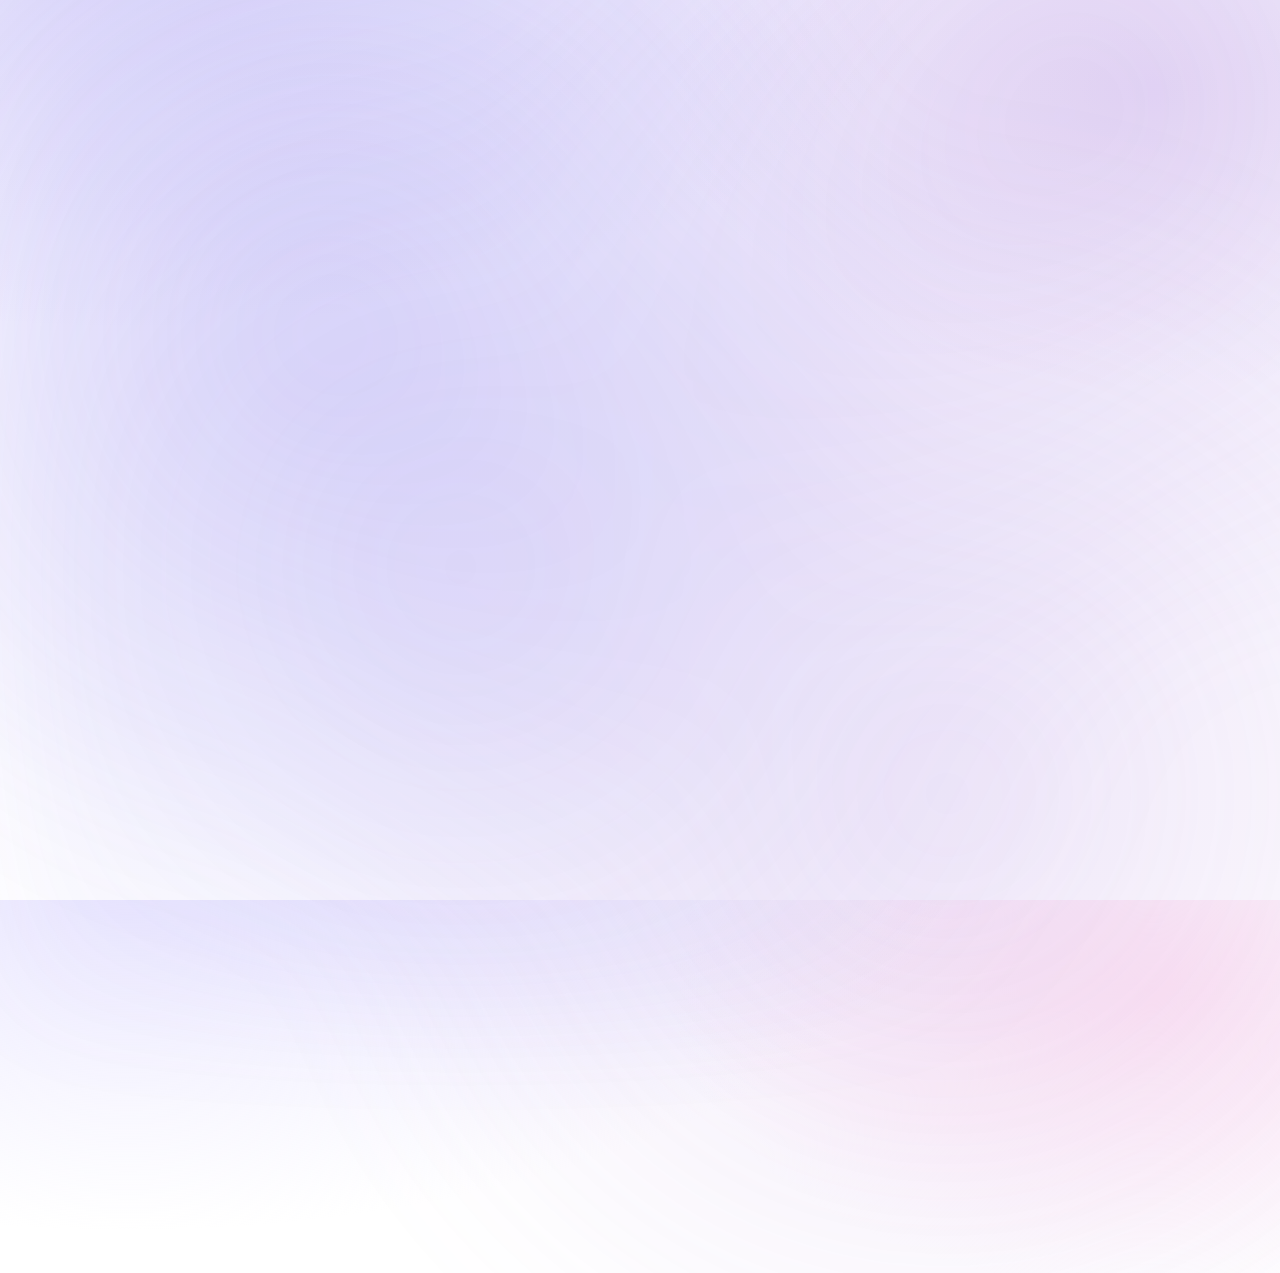
<file: daftar/daftar.html>
<!DOCTYPE html>
<html lang="id" class="loading">
<head>
  <meta charset="utf-8">
  <meta name="viewport" content="width=device-width, initial-scale=1">
  <title>Pendaftaran - Brilliant Learning Center</title>
  <link href="https://fonts.googleapis.com/css2?family=Poppins:wght@300;400;500;600;700&family=Playfair+Display:wght@600;700&display=swap" rel="stylesheet">
  <link rel="stylesheet" href="daftar.css">
</head>
<body>
  <div class="bg-anim" aria-hidden="true"></div>
  <div class="floaters floater-bg" aria-hidden="true">
    <img class="floater f1" src="../asset/icon/CONSULTING.png" alt="">
    <img class="floater f2" src="../asset/icon/E LEARNING.png" alt="">
    <img class="floater f3" src="../asset/icon/MUSIC.png" alt="">
    <img class="floater f4" src="../asset/icon/ART.png" alt="">
    <span class="deco ring d1"></span>
    <span class="deco ring d2"></span>
    <span class="deco pill d3"></span>
    <span class="deco diamond d4"></span>
    <span class="deco blob d5"></span>
    <span class="deco ring big d6"></span>
  </div>
     <div class="liquid-intro" id="liquid-intro" aria-hidden="true">
    <div class="blob b1"></div>
    <div class="blob b2"></div>
    <div class="liquid-text">BLC</div>
  </div>
  <header class="site-header">
    <div class="container nav">
      <a class="brand" href="homepage.html"><span class="brand-name">Brilliant Learning Center</span><span class="dot">.</span></a>
      <nav class="menu" aria-label="Utama">
        <div class="menu-item">
         
        </div>
        <div class="menu-item has-sub">
          <button class="link" aria-haspopup="true" aria-expanded="false">Programs <span class="caret">▾</span></button>
          <div class="dropdown" role="menu">
            <a href="#program" role="menuitem">Creative Thinking</a>
            <a href="#program" role="menuitem">Career Planning</a>
            <a href="#program" role="menuitem">Public Speaking</a>
            <a href="#program" role="menuitem">Coding Basics</a>
          </div>
        </div>
      </nav>
      <div class="actions">
         <a href="../aboutus/aboutus.html" class="yt">About us</a>
         <a href="../homepage.html" class="yt">Beranda</a>
       <a href="./pricing/pricing.html" class="yt">Pricing</a>
         <a href="https://www.instagram.com/brilliant_blc" target="_blank" rel="noopener noreferrer" class="yt">Instagram</a>
          <a href="https://www.youtube.com/@brilliantlearningcenter3346" target="_blank" rel="noopener noreferrer" class="yt">Youtube</a>
        <button class="avatar" aria-label="Menu pengguna">
          <span class="notif" aria-hidden="true"></span>
        </button>
        <button class="hamburger" aria-label="Menu" aria-expanded="false">☰</button>
      </div>
    </div>
  </header>

  <main>
    <section class="hero container" id="tentang" data-animate>
      <div class="hero-text">
        <h1 class="title">Daftar Program di Brilliant Learning Center</h1>
        <p class="subtitle">Lengkapi formulir pendaftaran di bawah ini. Tim kami akan menghubungi Anda.</p>
      </div>
    </section>

    <section class="register" id="daftar">
      <div class="container">
        <div class="form-card" data-animate>
          <h2>Form Pendaftaran</h2>
          <form id="form-daftar" action="#" method="post" data-sheet-url="https://script.google.com/macros/s/AKfycbzm9s1zo875h4aRaG1Blj_Y-Icf_R8ZkuFsscBtUDWOufxETMZ0b-baaRmSVfUhkFLh/exec">
            <div class="form-grid">
              <div class="field">
                <label for="nama">Nama Lengkap</label>
                <input id="nama" name="nama" type="text" required>
              </div>
              <div class="field">
                <label for="email">Email</label>
                <input id="email" name="email" type="email" required>
              </div>
              <div class="field">
                <label for="wa">Nomor WhatsApp</label>
                <input id="wa" name="wa" type="tel" placeholder="08xxxxxxxxxx" required>
              </div>
              <div class="field">
                <label for="lahir">Tanggal Lahir</label>
                <input id="lahir" name="lahir" type="date">
              </div>
              <div class="field">
                <label for="sekolah">Asal Sekolah</label>
                <input id="sekolah" name="sekolah" type="text">
              </div>
              <div class="field">
                <label for="kelas">Tingkat Kelas</label>
                <select id="kelas" name="kelas">
                  <option value="">Pilih</option>
                  <option>SD</option>
                  <option>SMP</option>
                  <option>SMA</option>
                </select>
              </div>
              <div class="field">
                <label for="program">Program</label>
                <select id="program" name="program" required>
                  <option value="">Pilih Program</option>
                  <option>Creative Thinking</option>
                  <option>Career Planning</option>
                  <option>Public Speaking</option>
                  <option>Coding Basics</option>
                </select>
              </div>
              <div class="field">
                <label for="jadwal">Preferensi Jadwal</label>
                <select id="jadwal" name="jadwal">
                  <option value="">Pilih</option>
                  <option>Weekday Sore</option>
                  <option>Weekend Pagi</option>
                  <option>Weekend Siang</option>
                </select>
              </div>
              <div class="field full">
                <label for="catatan">Catatan Tambahan</label>
                <textarea id="catatan" name="catatan" rows="4" placeholder="Kebutuhan khusus atau pertanyaan"></textarea>
              </div>
              <div class="field full check">
                <label class="checkline modern">
                  <input type="checkbox" id="konfirmasi" required>
                  <span class="cb" aria-hidden="true"></span>
                  <span class="check-text">Saya menyetujui pemrosesan data sesuai kebijakan privasi</span>
                </label>
              </div>
            </div>
            <div class="form-actions">
              <button class="btn primary" type="submit">Kirim Pendaftaran</button>
            </div>
            <div class="form-status" aria-live="polite"></div>
          </form>
        </div>
      </div>
    </section>
  </main>
  
  <div class="overlay" id="loading-overlay" hidden aria-hidden="true">
    <div class="loader"></div>
    <div class="loading-text">Mengirim...</div>
  </div>
  <div class="overlay success" id="success-overlay" hidden aria-hidden="true">
    <div class="success-card">
      <div class="check-anim" aria-hidden="true">
        <svg class="check-svg" width="96" height="96" viewBox="0 0 24 24">
          <circle class="ring" cx="12" cy="12" r="9" fill="none" stroke-width="2"></circle>
          <path class="tick" d="M7 12.5l3 3 7-7" fill="none" stroke-width="2" stroke-linecap="round" stroke-linejoin="round"></path>
        </svg>
      </div>
      <h3>Pendaftaran Berhasil</h3>
      <p>Jika tidak ada laporan via WhatsApp, hubungi Customer Service.</p>
      <div class="success-actions">
        <a id="wa-btn" class="btn primary" href="#" target="_blank" rel="noopener">Hubungi CS via WhatsApp</a>
        <button id="success-close" class="btn ghost">Tutup</button>
      </div>
    </div>
  </div>

  <footer class="site-footer">
    <div class="container">
      <div>© 2026 Brilliant Learning Center</div>
      <div class="social">
        <a href="#">Instagram</a>
        <a href="#">YouTube</a>
        <a href="#">Kontak</a>
      </div>
    </div>
  </footer>

  <div class="bubble-menu">
    <button class="bubble-toggle" aria-expanded="false">☰</button>
    <div class="bubble-panel">
      <a href="../aboutus/aboutus.html">About us</a>
      <a href="../pricing/pricing.html">Pricing</a>
      <a href="#daftar">Daftar</a>
      <a href="https://www.instagram.com/brilliant_blc" target="_blank" rel="noopener noreferrer">Instagram</a>
      <a href="https://www.youtube.com/@brilliantlearningcenter3346" target="_blank" rel="noopener noreferrer">Youtube</a>
    </div>
  </div>
  <script src="daftar.js"></script>
</body>
</html>
</file>
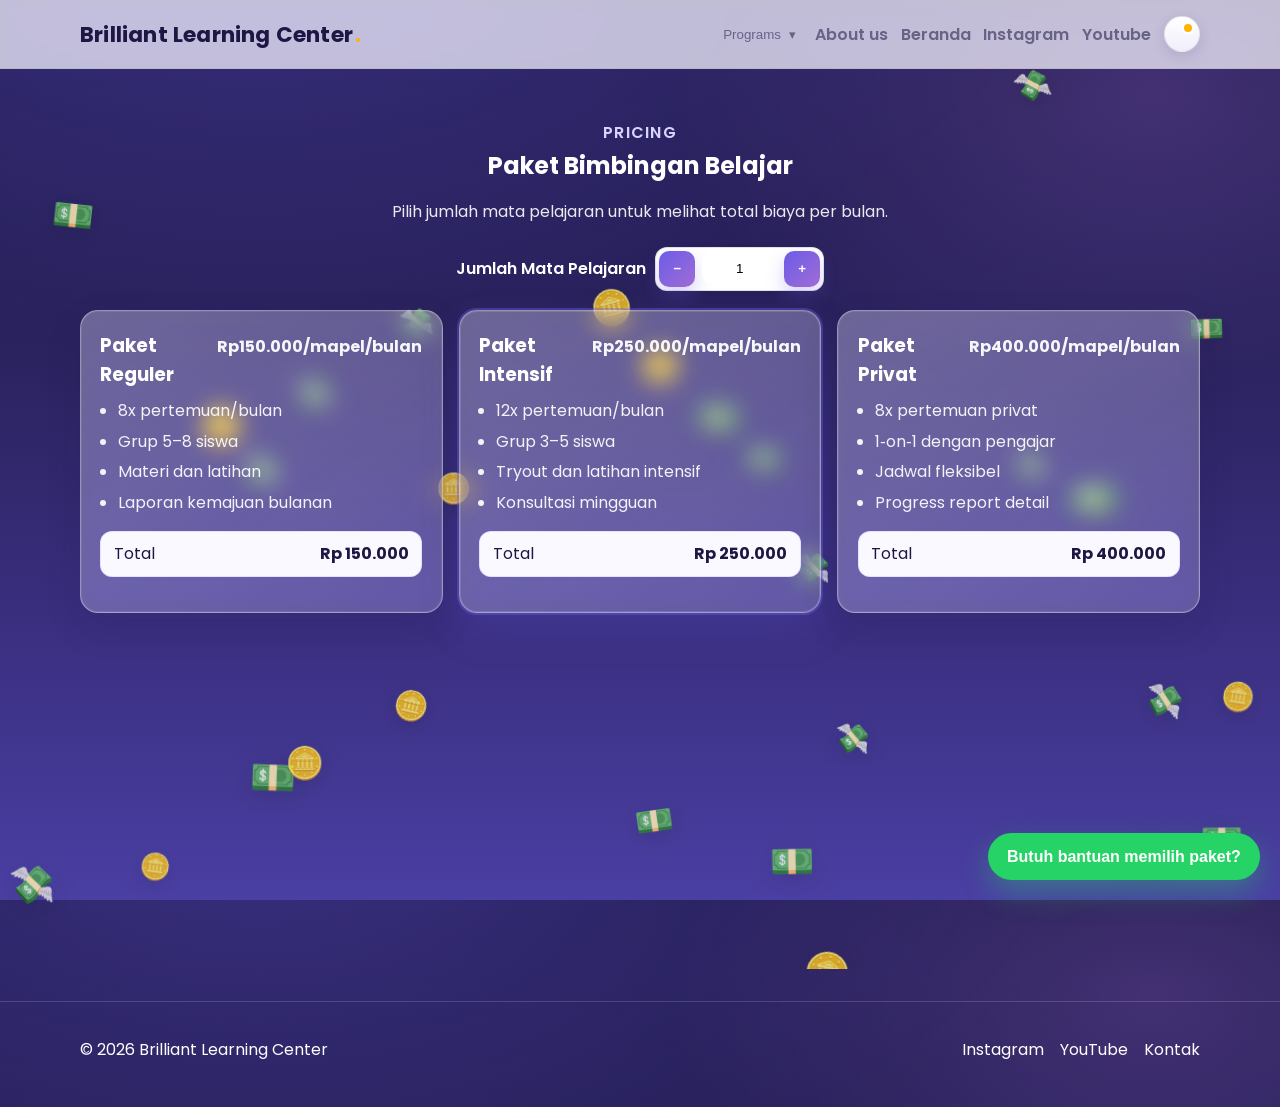
<file: pricing/pricing.html>
<!DOCTYPE html>
<html lang="id">
<head>
  <meta charset="utf-8">
  <meta name="viewport" content="width=device-width, initial-scale=1">
  <title>Brilliant Learning Center - Pricing</title>
  <link href="https://fonts.googleapis.com/css2?family=Poppins:wght@300;400;500;600;700&family=Playfair+Display:wght@600;700&display=swap" rel="stylesheet">
  <link rel="stylesheet" href="pricing.css">
</head>
<body>
  <div id="page-loader" class="page-loader" aria-hidden="true">
    <div class="loader-wrap">
      <div class="spinner" aria-hidden="true"></div>
      <div class="loader-text">Memuat…</div>
    </div>
  </div>
  <header class="site-header">
    <div class="container nav">
      <a class="brand" href="../homepage.html"><span class="brand-name">Brilliant Learning Center</span><span class="dot">.</span></a>
      <nav class="menu" aria-label="Utama">
        <div class="menu-item">
         
        </div>
        <div class="menu-item has-sub">
          <button class="link" aria-haspopup="true" aria-expanded="false">Programs <span class="caret">▾</span></button>
          <div class="dropdown" role="menu">
            <a href="#program" role="menuitem">Creative Thinking</a>
            <a href="#program" role="menuitem">Career Planning</a>
            <a href="#program" role="menuitem">Public Speaking</a>
            <a href="#program" role="menuitem">Coding Basics</a>
          </div>
        </div>
      </nav>
      <div class="actions">
         <a href="../aboutus/aboutus.html" class="yt">About us</a>
   <a href="../homepage.html" class="yt">Beranda</a>
         <a href="https://www.instagram.com/brilliant_blc" target="_blank" rel="noopener noreferrer" class="yt">Instagram</a>
          <a href="https://www.youtube.com/@brilliantlearningcenter3346" target="_blank" rel="noopener noreferrer" class="yt">Youtube</a>
        <button class="avatar" aria-label="Menu pengguna">
          <span class="notif" aria-hidden="true"></span>
        </button>
        <button class="hamburger" aria-label="Menu" aria-expanded="false">☰</button>
      </div>
    </div>
  </header>

  <main>
    <section class="plans" id="pricing">
      <div class="money-rain" aria-hidden="true"></div>
      <div class="container">
        <div class="programs-head" data-animate>
          <div class="lead">Pricing</div>
          <h2>Paket Bimbingan Belajar</h2>
          <p class="subtitle">Pilih jumlah mata pelajaran untuk melihat total biaya per bulan.</p>
        </div>

        <div class="controls" data-animate>
          <label for="subjectsInput">Jumlah Mata Pelajaran</label>
          <div class="stepper" role="group" aria-label="Jumlah Mata Pelajaran">
            <button class="stepper-btn" data-step="-1" aria-label="Kurangi">−</button>
            <input id="subjectsInput" type="number" min="1" max="10" value="1" inputmode="numeric" readonly aria-readonly="true" />
            <button class="stepper-btn" data-step="1" aria-label="Tambah">+</button>
          </div>
        </div>

        <div class="plans-grid" data-animate>
          <div class="tile plan-card" data-per-subject="150000">
            <div class="plan-head">
              <h3>Paket Reguler</h3>
              <div class="price">Rp150.000/mapel/bulan</div>
            </div>
            <ul class="features">
              <li>8x pertemuan/bulan</li>
              <li>Grup 5–8 siswa</li>
              <li>Materi dan latihan</li>
              <li>Laporan kemajuan bulanan</li>
            </ul>
            <div class="total">
              <span>Total</span>
              <strong class="total-value">Rp150.000</strong>
            </div>
          </div>

          <div class="tile plan-card featured" data-per-subject="250000">
            <div class="plan-head">
              <h3>Paket Intensif</h3>
              <div class="price">Rp250.000/mapel/bulan</div>
            </div>
            <ul class="features">
              <li>12x pertemuan/bulan</li>
              <li>Grup 3–5 siswa</li>
              <li>Tryout dan latihan intensif</li>
              <li>Konsultasi mingguan</li>
            </ul>
            <div class="total">
              <span>Total</span>
              <strong class="total-value">Rp250.000</strong>
            </div>
          </div>

          <div class="tile plan-card" data-per-subject="400000">
            <div class="plan-head">
              <h3>Paket Privat</h3>
              <div class="price">Rp400.000/mapel/bulan</div>
            </div>
            <ul class="features">
              <li>8x pertemuan privat</li>
              <li>1‑on‑1 dengan pengajar</li>
              <li>Jadwal fleksibel</li>
              <li>Progress report detail</li>
            </ul>
            <div class="total">
              <span>Total</span>
              <strong class="total-value">Rp400.000</strong>
            </div>
          </div>
        </div>
        
      </div>
    </section>
  </main>
 

  <footer class="site-footer">
    <div class="container">
      <div>© 2026 Brilliant Learning Center</div>
      <div class="social">
        <a href="#">Instagram</a>
        <a href="#">YouTube</a>
        <a href="#">Kontak</a>
      </div>
    </div>
  </footer>
  <div class="consult-popup" aria-live="polite">
    <button class="consult-toggle" aria-controls="consult-panel" aria-expanded="false">Butuh bantuan memilih paket?</button>
    <div id="consult-panel" class="consult-panel" hidden>
      <div class="c-head">Konsultasi via WhatsApp</div>
      <div class="c-sub">Kami bantu pilih paket yang cocok. Pilih paket yang diminati atau langsung chat.</div>
      <div class="sound-row"><label class="sound-toggle"><input type="checkbox" id="soundToggle" checked> Suara notifikasi</label></div>
      <div class="consult-quick">
        <button class="quick" data-plan="Paket Reguler">Reguler</button>
        <button class="quick" data-plan="Paket Intensif">Intensif</button>
        <button class="quick" data-plan="Paket Privat">Privat</button>
      </div>
      <a class="consult-wa" target="_blank" rel="noopener noreferrer">Chat WhatsApp</a>
    </div>
  </div>
  <div class="bubble-menu">
    <button class="bubble-toggle" aria-expanded="false">☰</button>
    <div class="bubble-panel">
      <a href="../aboutus/aboutus.html">About us</a>
      <a href="./pricing.html">Pricing</a>
      <a href="#pricing">Programs</a>
      <a href="https://www.instagram.com/brilliant_blc" target="_blank" rel="noopener noreferrer">Instagram</a>
      <a href="https://www.youtube.com/@brilliantlearningcenter3346" target="_blank" rel="noopener noreferrer">Youtube</a>
    </div>
  </div>
  <script src="pricing.js"></script>
</body>
</file>
<file: daftar/daftar.css>
:root {
  --bg: #f6f6fb;
  --ink: #1f1743;
  --muted: #676386;
  --primary: #6c5ce7;
  --primary-2: #a06cd5;
  --accent: #ffb300;
  --card: rgba(255, 255, 255, 0.08);
  --card-border: rgba(255, 255, 255, 0.22);
  --radius: 14px;
  --radius-lg: 18px;
  --shadow: 0 8px 30px rgba(31, 23, 67, 0.08);
}

*,
*::before,
*::after {
  box-sizing: border-box;
}

html, body {
  height: 100%;
}

body {
  margin: 0;
  font-family: "Poppins", system-ui, -apple-system, Segoe UI, Roboto, Arial, sans-serif;
  color: var(--ink);
  background:
    radial-gradient(1200px 600px at 10% -10%, #e9e6ff 0%, transparent 70%),
    radial-gradient(800px 500px at 90% 10%, #ffe8f5 0%, transparent 60%),
    linear-gradient(#ffffff, #ffffff);
}

.container {
  width: min(1120px, 92vw);
  margin-inline: auto;
}

.btn {
  display: inline-flex;
  align-items: center;
  justify-content: center;
  gap: .5rem;
  padding: .9rem 1.2rem;
  border-radius: 999px;
  font-weight: 600;
  text-decoration: none;
  transition: transform .35s ease, background-color .35s ease, color .35s ease, box-shadow .35s ease;
}

.btn.primary {
  background: linear-gradient(135deg, var(--primary), var(--primary-2));
  color: #fff;
  box-shadow: 0 12px 30px rgba(108, 92, 231, .35);
}

.btn.primary:hover { transform: translateY(-2px); }

.btn.ghost {
  background: transparent;
  border: 2px solid var(--primary);
  color: var(--primary);
}
.btn.ghost:hover { background: var(--primary); color: #fff; }

.btn.small { padding: .55rem .9rem; font-size: .9rem; }

.btn.glass {
  background:
    linear-gradient(145deg, rgba(108,92,231,.35), rgba(160,108,213,.25)),
    rgba(255,255,255,.18);
  border: 1px solid rgba(255,255,255,.45);
  color: #fff;
  backdrop-filter: blur(12px) saturate(130%);
  -webkit-backdrop-filter: blur(12px) saturate(130%);
  box-shadow: 0 10px 26px rgba(31,23,67,.18), inset 0 0 0 1px rgba(255,255,255,.15);
}
.btn.glass:hover {
  background:
    linear-gradient(145deg, rgba(108,92,231,.45), rgba(160,108,213,.32)),
    rgba(255,255,255,.24);
  transform: translateY(-2px);
}

.site-header {
  position: sticky;
  top: 0;
  z-index: 20;
  backdrop-filter: saturate(140%) blur(8px);
  background: rgba(255, 255, 255, .7);
  border-bottom: 1px solid rgba(31, 23, 67, .06);
}
.nav {
  display: grid;
  grid-template-columns: 1fr auto auto;
  align-items: center;
  padding: 1rem 0;
  gap: 1rem;
}
.brand {
  font-weight: 700;
  font-size: 1.35rem;
  color: var(--ink);
  text-decoration: none;
}
.brand .brand-name { letter-spacing: .2px; }
.brand .dot { color: var(--accent); margin-left: 2px; }
.menu {
  display: flex;
  gap: 1.2rem;
}
.menu a, .menu .link {
  color: var(--muted);
  text-decoration: none;
  font-weight: 500;
  background: none;
  border: 0;
  padding: .3rem .2rem;
  cursor: pointer;
}
.menu a:hover, .menu .link:hover { color: var(--ink); }
.menu .menu-item { position: relative; }
.menu .caret { font-size: .8rem; margin-left: .25rem; }
.dropdown {
  position: absolute;
  top: calc(100% + .6rem);
  left: 0;
  min-width: 220px;
  background: #fff;
  border: 1px solid rgba(31,23,67,.08);
  border-radius: 12px;
  box-shadow: 0 14px 36px rgba(31,23,67,.16);
  padding: .5rem;
  opacity: 0;
  transform: translateY(8px);
  pointer-events: none;
  transition: opacity .35s ease, transform .35s ease;
}
.dropdown a {
  display: block;
  padding: .6rem .8rem;
  border-radius: 8px;
  color: var(--ink);
  text-decoration: none;
  font-weight: 500;
}
.dropdown a:hover { background: rgba(108,92,231,.08); }
.menu .menu-item.open .dropdown { opacity: 1; transform: none; pointer-events: auto; }
.menu .menu-item.open .link { color: var(--ink); }

.actions {
  display: flex;
  align-items: center;
  gap: .8rem;
}
.actions .yt {
  color: var(--muted);
  text-decoration: none;
  font-weight: 600;
}
.actions .yt:hover { color: var(--ink); }
.avatar {
  width: 36px;
  height: 36px;
  border-radius: 50%;
  background: linear-gradient(180deg, #fff, #f0eefb);
  border: 1px solid rgba(31,23,67,.08);
  box-shadow: 0 4px 14px rgba(31,23,67,.12);
  position: relative;
  cursor: pointer;
}
.avatar .notif {
  position: absolute;
  top: 7px;
  right: 7px;
  width: 8px;
  height: 8px;
  background: var(--accent);
  border-radius: 50%;
  box-shadow: 0 0 0 2px #fff;
}
.hamburger {
  display: none;
  width: 40px;
  height: 40px;
  border: 1px solid rgba(31,23,67,.1);
  border-radius: 10px;
  background: #fff;
  box-shadow: 0 6px 16px rgba(31,23,67,.12);
  font-size: 20px;
  cursor: pointer;
}

.hero {
  display: grid;
  grid-template-columns: auto minmax(520px, 1fr) auto;
  align-items: center;
  gap: 1.2rem;
  padding: 3.2rem 0 2rem;
  text-align: center;
  position: relative;
}
.title {
  font-family: "Playfair Display", Georgia, serif;
  font-size: clamp(2.4rem, 1.2rem + 4vw, 4rem);
  line-height: 1.1;
  margin: 0;
  color: var(--ink);
}
.subtitle {
  color: var(--muted);
  margin: 1rem 0 1.4rem;
  max-width: 560px;
  margin-left: auto;
  margin-right: auto;
}
.hero-cta { display: flex; gap: .8rem; margin-bottom: 1.6rem; justify-content: center; }
.stats {
  display: flex;
  gap: 2rem;
  flex-wrap: wrap;
  justify-content: center;
}
.stat { display: grid; }
.stat .number {
  font-size: 2rem;
  font-weight: 700;
  color: var(--primary);
}
.stat .label {
  color: var(--muted);
  font-size: .95rem;
}
.photo {
  position: relative;
  width: clamp(140px, 22vw, 240px);
  z-index: 2;
}
.photo .circle-bg {
  position: relative;
  display: block;
  width: 100%;
  padding-bottom: 100%;
  border-radius: 50%;
  background: radial-gradient(80% 80% at 50% 40%, rgba(255,255,255,.9), rgba(255,255,255,.6)) padding-box,
              radial-gradient(closest-side, rgba(255,179,0,.6), rgba(108,92,231,.4)) border-box;
  border: 8px solid transparent;
  box-shadow: 0 10px 30px rgba(31,23,67,.12), inset 0 6px 18px rgba(255,255,255,.6);
  filter: blur(.2px);
}
.photo .cutout {
  position: absolute;
  left: 50%;
  top: 50%;
  transform: translate(-50%, -58%);
  width: 86%;
  height: auto;
  object-fit: contain;
  filter: drop-shadow(0 14px 18px rgba(31,23,67,.15));
  pointer-events: none;
}
.left { grid-column: 1; justify-self: end; }
.right { grid-column: 3; justify-self: start; }
.hero-text { grid-column: 2; }

.floaters {
  position: absolute;
  top: -10%;
  left: 50%;
  width: 100vw;
  height: 120%;
  transform: translateX(-50%);
  pointer-events: none;
  z-index: 1;
  overflow: visible;
}
.floater {
  position: absolute;
  width: 64px;
  height: 64px;
  object-fit: contain;
  filter: drop-shadow(0 8px 16px rgba(31,23,67,.14));
  animation: floatY var(--dur,7s) ease-in-out var(--delay,0s) infinite alternate,
             swayX var(--dur2,9s) ease-in-out calc(var(--delay,0s) / 2) infinite alternate;
  will-change: transform, opacity;
}
.floaters.physics .floater,
.floaters.physics .deco { animation: none; }
.floater.f1 { top: 8%; left: 6%; --dur: 7s; --dur2: 10s; --delay: .6s; }
.floater.f2 { top: 10%; right: 9%; --dur: 8s; --dur2: 9s; --delay: 1.2s; }
.floater.f3 { bottom: 8%; left: 10%; --dur: 6.5s; --dur2: 8s; --delay: .2s; width: 56px; height: 56px;}
.floater.f4 { bottom: 14%; right: 8%; --dur: 7.5s; --dur2: 9.5s; --delay: .9s; }

@keyframes floatY {
  0%   { transform: translateY(0) rotate(-2deg); }
  50%  { transform: translateY(-10px) rotate(2deg); }
  100% { transform: translateY(0) rotate(-2deg); }
}
@keyframes swayX {
  0%   { transform: translateX(-6px); }
  100% { transform: translateX(6px); }
}

/* Extra decorative shapes (CSS-only) */
.deco {
  position: absolute;
  display: block;
  filter: drop-shadow(0 6px 12px rgba(31,23,67,.10));
  opacity: .9;
  animation: floatY var(--dur,8s) ease-in-out var(--delay,0s) infinite alternate,
             swayX var(--dur2,10s) ease-in-out var(--delay,0s) infinite alternate;
}
.deco.ring {
  width: 34px; height: 34px; border-radius: 50%;
  box-shadow: inset 0 0 0 4px rgba(108,92,231,.45);
  background: radial-gradient(circle at 30% 30%, rgba(255,255,255,.7), transparent 60%);
}
.deco.pill {
  width: 48px; height: 18px; border-radius: 999px;
  background: linear-gradient(135deg, rgba(255,179,0,.35), rgba(255,179,0,.15));
}
.deco.diamond {
  width: 18px; height: 18px; background: rgba(160,108,213,.5);
  transform: rotate(45deg);
}
.deco.blob {
  width: 36px; height: 28px;
  background: radial-gradient(120% 100% at 30% 40%, rgba(108,92,231,.28), rgba(160,108,213,.2));
  border-radius: 60% 40% 60% 40% / 60% 40% 60% 40%;
}
.deco.pill.long { width: 72px; height: 20px; }
.deco.circle {
  width: 56px; height: 56px; border-radius: 50%;
  background: radial-gradient(60% 60% at 40% 30%, rgba(255,255,255,.85), rgba(255,255,255,.3));
  box-shadow: inset 0 0 0 6px rgba(160,108,213,.25), 0 8px 20px rgba(31,23,67,.08);
}
.deco.ring.big { width: 56px; height: 56px; box-shadow: inset 0 0 0 6px rgba(108,92,231,.45); }
.deco.circle.big { width: 120px; height: 120px; box-shadow: inset 0 0 0 10px rgba(160,108,213,.22), 0 10px 30px rgba(31,23,67,.08); }
.deco.block {
  width: 22px; height: 22px;
  border-radius: 6px;
  background: linear-gradient(145deg, rgba(108,92,231,.35), rgba(160,108,213,.25));
  box-shadow: 0 6px 14px rgba(31,23,67,.12);
}
.deco.block.tall { height: 34px; width: 18px; }
.deco.d1 { top: 14%; left: 22%; --delay: .2s; }
.deco.d2 { top: 26%; right: 24%; --delay: 1.1s; }
.deco.d3 { bottom: 18%; left: 26%; --delay: .6s; }
.deco.d4 { top: 36%; right: 12%; --delay: .9s; }
.deco.d5 { bottom: 10%; right: 18%; --delay: .4s; }
.deco.d6 { top: 8%; left: 8%; --delay: .7s; }

.plane {
  position: absolute;
  top: 12%;
  left: 0;
  width: var(--plane-size, 86px);
  height: var(--plane-size, 86px);
  object-fit: contain;
  pointer-events: none;
  filter: drop-shadow(0 8px 12px rgba(31,23,67,.18));
  animation:
    planeX var(--plane-speed, 18s) linear 0s infinite alternate,
    planeBob 2.6s ease-in-out 0s infinite alternate;
}
@keyframes planeX {
  from { transform: translateX(-12vw) rotate(3deg); }
  to   { transform: translateX(112vw) rotate(-3deg); }
}
@keyframes planeBob {
  from { transform: translateY(-2px); }
  to   { transform: translateY(2px); }
}

.programs {
  position: relative;
  padding: 4rem 0;
  background:
    radial-gradient(700px 300px at 15% 20%, rgba(108, 92, 231, .12), transparent 60%),
    radial-gradient(600px 280px at 85% 10%, rgba(255, 179, 0, .12), transparent 60%),
    linear-gradient(180deg, #1f1743 0%, #2c235e 100%);
  color: #fff;
}
.programs .lead {
  color: #d9d4ff;
  font-weight: 600;
  letter-spacing: .08em;
  text-transform: uppercase;
}
.programs h2 { margin: .4rem 0 1.6rem; color: #fff; }
.programs-head { text-align: center; }

.glass-grid {
  display: grid;
  grid-template-columns: repeat(4, 1fr);
  gap: 1rem;
  margin-top: 1.2rem;
}
.glass-card {
  display: grid;
  gap: .6rem;
  padding: 1.2rem;
  border-radius: var(--radius-lg);
  background: var(--card);
  border: 1px solid var(--card-border);
  backdrop-filter: blur(14px) saturate(130%);
  -webkit-backdrop-filter: blur(14px) saturate(130%);
  color: #fff;
  text-decoration: none;
  box-shadow: 0 10px 30px rgba(0, 0, 0, .18) inset, 0 10px 28px rgba(0, 0, 0, .12);
  transform-style: preserve-3d;
  transition: transform .45s ease, box-shadow .55s ease, background .55s ease;
}
.glass-card .icon {
  width: 44px;
  height: 44px;
  display: grid;
  place-items: center;
  border-radius: 12px;
  background: linear-gradient(145deg, rgba(255,255,255,.25), rgba(255,255,255,.05));
  box-shadow: 0 6px 18px rgba(0,0,0,.18);
  font-size: 1.2rem;
}
.glass-card .card-title { font-weight: 600; }
.glass-card .card-link { color: #e8e6ff; font-size: .95rem; }
.glass-card:hover { box-shadow: 0 20px 40px rgba(0,0,0,.28); }
.glass-card.highlight {
  background: radial-gradient(120px 100px at 80% 20%, rgba(255,179,0,.25), transparent 70%), var(--card);
}

.resources {
  padding: 3.6rem 0 4rem;
}
.resources h2 {
  text-align: center;
  margin: 0;
}
.resources .sub {
  text-align: center;
  margin: .6rem 0 1.6rem;
  color: var(--muted);
}
.carousel {
  position: relative;
  display: grid;
  align-items: center;
  grid-template-columns: auto 1fr auto;
  gap: .5rem;
}
.carousel-viewport {
  overflow: hidden;
}
.carousel-track {
  display: flex;
  gap: 1rem;
  transition: transform .8s cubic-bezier(.22,.61,.36,1);
  will-change: transform;
  padding-block: .3rem;
}
.carousel-control {
  width: 44px;
  height: 44px;
  border: none;
  border-radius: 50%;
  background: #fff;
  box-shadow: var(--shadow);
  color: var(--ink);
  font-size: 28px;
  line-height: 1;
  cursor: pointer;
}
.book-card {
  background: #fff;
  border-radius: 16px;
  box-shadow: 0 10px 24px rgba(31, 23, 67, .14);
  overflow: hidden;
  min-width: 210px;
  width: 210px;
}
.book-card img {
  width: 100%;
  height: 260px;
  object-fit: cover;
  display: block;
}
.book-title {
  padding: .8rem;
  font-weight: 600;
}

.site-footer {
  padding: 1.6rem 0 2rem;
  color: var(--muted);
  border-top: 1px solid rgba(31, 23, 67, .06);
}
.site-header, main, .benefits, .superstars, .tiles, .site-footer { transition: opacity .10s ease, transform .10s ease; }
html.loading .site-header, html.loading main, html.loading .benefits, html.loading .superstars, html.loading .tiles, html.loading .site-footer, html.loading .floaters {
  opacity: 0;
  transform: translateY(8px);
  pointer-events: none;
}
html.loading { overflow: hidden; }
.site-footer .container {
  display: flex;
  justify-content: space-between;
  align-items: center;
}
.site-footer a {
  color: var(--muted);
  text-decoration: none;
}
.site-footer .social {
  display: flex;
  gap: 1rem;
}

[data-animate] {
  opacity: 0;
  transform: translateY(20px);
  transition: transform .9s ease, opacity .9s ease;
}
.show { opacity: 1; transform: none; }

@media (max-width: 992px) {
  .hero {
    grid-template-columns: 1fr;
    padding: 2.4rem 0 1.2rem;
  }
  .hero-text { grid-column: auto; }
  .left, .right { justify-self: center; }
  .glass-grid { grid-template-columns: repeat(2, 1fr); }
}
@media (max-width: 680px) {
  .hamburger { display: inline-block; }
  .menu {
    position: fixed;
    top: 64px;
    right: 12px;
    width: min(86vw, 320px);
    max-height: calc(100vh - 80px);
    display: flex;
    flex-direction: column;
    gap: .6rem;
    background: rgba(255,255,255,.9);
    backdrop-filter: blur(12px) saturate(130%);
    -webkit-backdrop-filter: blur(12px) saturate(130%);
    border: 1px solid rgba(31,23,67,.08);
    border-radius: 14px;
    padding: .8rem;
    box-shadow: 0 20px 40px rgba(31,23,67,.18);
    transform: translateY(-10px) scale(.98);
    opacity: 0;
    pointer-events: none;
    transition: transform .35s ease, opacity .35s ease;
  }
  .menu.open {
    transform: none;
    opacity: 1;
    pointer-events: auto;
  }
  .hero-visual { grid-template-columns: 1fr 1fr; }
  .book-card { min-width: 180px; width: 180px; }
  .glass-grid { grid-template-columns: 1fr; }
  .title { font-size: clamp(2rem, 6.5vw, 2.6rem); }
  .photo { width: clamp(110px, 34vw, 180px); }
  .cta-form { flex-direction: column; }
  .cta-form input { width: 100%; }
  .hero { justify-items: center; }
  .hero-text { max-width: 28rem; margin-inline: auto; text-align: center; }
  .floater { width: 44px; height: 44px; }
  .floater.f1 { left: 4%; top: 6%; }
  .floater.f2 { right: 4%; top: 8%; }
  .floater.f3 { left: 8%; bottom: 10%; }
  .floater.f4 { right: 8%; bottom: 12%; }
  .deco { opacity: .7; }
  .deco.d1 { left: 4%; top: 6%; }
  .deco.d2 { right: 6%; top: 10%; }
  .deco.d3 { left: 6%; bottom: 18%; }
  .deco.d4 { right: 4%; top: 30%; }
  .deco.d5 { right: 6%; bottom: 18%; }
  .deco.d6 { left: 6%; top: 16%; }
  .plane { width: 64px; top: 10%; }
  .deco.circle.big { width: 84px; height: 84px; }
}

.benefits {
  padding: 3.2rem 0 2.6rem;
}
.two-col {
  display: grid;
  grid-template-columns: 1.1fr .9fr;
  gap: 1.4rem;
}
.panel {
  position: relative;
  border-radius: 18px;
  padding: 1.6rem;
  box-shadow: var(--shadow);
}
.panel.light {
  background: #fff;
}
.panel.dark {
  background: linear-gradient(180deg, #2a235c, #1f1743);
  color: #fff;
}
.panel h2 { margin: .2rem 0 1rem; }
.panel h3 { margin: 0 0 .6rem; }
.panel .lead.small {
  color: var(--muted);
  font-weight: 600;
  letter-spacing: .06em;
  text-transform: uppercase;
  font-size: .85rem;
}
.checks {
  margin: 0;
  padding-left: 1.2rem;
}
.checks li {
  margin: .5rem 0;
}
.illus {
  margin-top: 1rem;
  border-radius: 14px;
  overflow: hidden;
}
.illus img {
  width: 100%;
  height: 220px;
  object-fit: cover;
  display: block;
}
.quiz .quiz-meta {
  display: flex;
  gap: .6rem;
  flex-wrap: wrap;
  margin: .6rem 0 1rem;
  opacity: .9;
}
.superstars {
  padding: 2.6rem 0;
}
.section-head {
  display: flex;
  justify-content: space-between;
  align-items: center;
  margin-bottom: 1rem;
}
.stars-grid {
  display: grid;
  grid-template-columns: repeat(4, 1fr);
  gap: 1rem;
}
.star {
  background: #fff;
  border-radius: 14px;
  box-shadow: var(--shadow);
  padding: 1rem;
  text-align: center;
}
.star img {
  width: 88px;
  height: 88px;
  border-radius: 50%;
  object-fit: cover;
}
.star .name { font-weight: 600; margin-top: .6rem; }
.star .meta { color: var(--muted); font-size: .9rem; }

.tiles { padding: 2.2rem 0; }
.tile-grid {
  display: grid;
  grid-template-columns: 1fr 1fr;
  gap: 1rem;
}
.tile {
  background: #fff;
  border-radius: 16px;
  padding: 1.2rem;
  box-shadow: var(--shadow);
}
.tile .logos {
  display: flex;
  gap: .6rem;
  margin: .6rem 0 .4rem;
  flex-wrap: wrap;
}
.tile .logo {
  width: 34px;
  height: 34px;
  display: grid;
  place-items: center;
  border-radius: 10px;
  background: linear-gradient(145deg, rgba(108,92,231,.2), rgba(160,108,213,.15));
  color: var(--ink);
  font-weight: 700;
}
.link-more {
  display: inline-block;
  margin-top: .3rem;
  color: var(--primary);
  text-decoration: none;
  font-weight: 600;
}

.cta-banner {
  background: linear-gradient(180deg, #ffca5f, #ffb300);
  border-radius: 20px;
  margin: 1rem auto 2rem;
}
.cta-wrap {
  display: grid;
  grid-template-columns: 1fr 1fr;
  gap: 1rem;
  align-items: center;
  padding: 1.4rem;
}
.cta-text h2 { margin: 0 0 .4rem; }
.cta-form {
  display: flex;
  gap: .6rem;
  margin-top: .6rem;
}
.cta-form input {
  flex: 1;
  min-width: 0;
  border: 0;
  border-radius: 999px;
  padding: .9rem 1rem;
}
.cta-visual img {
  width: 100%;
  height: 240px;
  object-fit: cover;
  border-radius: 16px;
}

@media (max-width: 992px) {
  .two-col { grid-template-columns: 1fr; }
  .stars-grid { grid-template-columns: repeat(2, 1fr); }
  .tile-grid { grid-template-columns: 1fr; }
  .cta-wrap { grid-template-columns: 1fr; }
}
@media (max-width: 560px) {
  .stars-grid { grid-template-columns: 1fr; }
}

.liquid-intro {
  position: fixed;
  inset: 0;
  z-index: 40;
  pointer-events: all;
  background: linear-gradient(180deg, #ffffff, rgba(255,255,255,.92) 40%, rgba(255,255,255,.86));
  display: grid;
  place-items: center;
  overflow: hidden;
  animation: introFadeOut .6s ease 1.9s forwards;
}

.register {
  padding: 1rem 0 2.4rem;
}
.form-card {
  background:
    linear-gradient(145deg, rgba(255,255,255,.18), rgba(255,255,255,.08));
  border: 1px solid rgba(255,255,255,.35);
  border-radius: var(--radius-lg);
  backdrop-filter: blur(16px) saturate(140%);
  -webkit-backdrop-filter: blur(16px) saturate(140%);
  box-shadow: 0 10px 30px rgba(31,23,67,.18), inset 0 0 0 1px rgba(255,255,255,.12);
  padding: 1.2rem;
  max-width: 920px;
  margin: 0 auto 1.6rem;
}
.form-card h2 {
  margin: 0 0 .8rem;
}
.form-grid {
  display: grid;
  grid-template-columns: 1fr 1fr;
  gap: 1rem;
}
.field label {
  display: block;
  font-weight: 600;
  margin-bottom: .4rem;
}
.field input,
.field select,
.field textarea {
  width: 100%;
  padding: .9rem 1rem;
  border: 1px solid rgba(31,23,67,.12);
  border-radius: 12px;
  background: #fff;
  color: var(--ink);
  outline: none;
  transition: border-color .2s ease, box-shadow .2s ease;
}
.field input:focus,
.field select:focus,
.field textarea:focus {
  border-color: rgba(108,92,231,.55);
  box-shadow: 0 0 0 3px rgba(108,92,231,.15);
}
.field.full {
  grid-column: 1 / -1;
}
.field.check .checkline {
  display: flex;
  gap: .4rem;
  align-items: center;
  font-weight: 500;
}
.checkline.modern {
  position: relative;
}
.checkline.modern input[type="checkbox"] {
  position: absolute;
  opacity: 0;
  pointer-events: none;
}
.checkline.modern .cb {
  width: 22px;
  height: 22px;
  border-radius: 7px;
  background:
    linear-gradient(145deg, rgba(255,255,255,.22), rgba(255,255,255,.08));
  border: 1.6px solid var(--primary);
  box-shadow: 0 6px 14px rgba(31,23,67,.14), inset 0 0 0 1px rgba(255,255,255,.12);
  display: inline-block;
  position: relative;
  transition: background .25s ease, border-color .25s ease, transform .12s ease;
}
.checkline.modern .cb::after {
  content: "";
  position: absolute;
  left: 5px;
  top: 2px;
  width: 10px;
  height: 6px;
  border: 3px solid #fff;
  border-top: 0;
  border-left: 0;
  transform: rotate(45deg) scale(0);
  transform-origin: center;
  transition: transform .25s ease;
}
.checkline.modern input[type="checkbox"]:checked + .cb {
  background: linear-gradient(135deg, var(--primary), var(--primary-2));
  border-color: transparent;
}
.checkline.modern input[type="checkbox"]:checked + .cb::after {
  transform: rotate(45deg) scale(1);
}
.checkline .check-text { user-select: none; }
.form-actions {
  margin-top: 1rem;
  display: flex;
  justify-content: flex-end;
}
.form-status {
  margin-top: .8rem;
  font-weight: 600;
}
.form-status.ok { color: #2e7d32; }
.form-status.err { color: #c62828; }
@media (max-width: 680px) {
  .form-grid { grid-template-columns: 1fr; }
  .form-actions { justify-content: center; }
}

.bubble-menu {
  position: fixed;
  left: 16px;
  bottom: 16px;
  z-index: 50;
  display: none;
}
.bubble-toggle {
  width: 56px;
  height: 56px;
  border-radius: 50%;
  border: 0;
  background: linear-gradient(135deg, var(--primary), var(--primary-2));
  color: #fff;
  box-shadow: 0 12px 30px rgba(108,92,231,.35);
  font-size: 22px;
}
.bubble-panel {
  position: absolute;
  left: 0;
  bottom: 68px;
  width: 200px;
  background: #fff;
  border: 1px solid rgba(31,23,67,.08);
  border-radius: 14px;
  box-shadow: 0 16px 34px rgba(31,23,67,.18);
  padding: .6rem;
  opacity: 0;
  transform: translateY(8px);
  pointer-events: none;
  transition: opacity .25s ease, transform .25s ease;
}
.bubble-panel.open { opacity: 1; transform: none; pointer-events: auto; }
.bubble-panel a {
  display: block;
  padding: .6rem .8rem;
  border-radius: 10px;
  color: var(--ink);
  text-decoration: none;
  font-weight: 600;
}
.bubble-panel a:hover { background: rgba(108,92,231,.08); }

@media (max-width: 768px) {
  .bubble-menu { display: block; }
  .menu { display: none !important; }
  .actions, .hamburger, .avatar { display: none !important; }
  .nav { grid-template-columns: 1fr; padding: .6rem 0; }
  .brand { display: block; text-align: center; font-size: 1.1rem; }
  .site-footer .container { flex-direction: column; gap: .5rem; text-align: center; }
  .floaters, .deco, .plane { display: none; }
}
.bg-anim {
  position: fixed;
  inset: 0;
  z-index: 0;
  pointer-events: none;
  background:
    radial-gradient(1200px 600px at 10% -10%, rgba(108,92,231,.18), transparent 70%),
    radial-gradient(800px 500px at 90% 10%, rgba(160,108,213,.16), transparent 60%),
    linear-gradient(180deg, #f8f7ff 0%, #ffffff 100%);
}
.bg-anim::before,
.bg-anim::after {
  content: "";
  position: absolute;
  width: 120vmax;
  height: 120vmax;
  top: -10vmax;
  left: -10vmax;
  background: radial-gradient(circle at 30% 30%, rgba(108,92,231,.55), transparent 40%),
              radial-gradient(circle at 70% 60%, rgba(160,108,213,.45), transparent 48%);
  filter: blur(60px);
  opacity: .35;
  transform: translate3d(0,0,0);
  animation: drift 28s ease-in-out infinite;
}
.bg-anim::after {
  top: auto;
  left: auto;
  right: -20vmax;
  bottom: -10vmax;
  background: radial-gradient(circle at 70% 40%, rgba(160,108,213,.55), transparent 42%),
              radial-gradient(circle at 30% 70%, rgba(108,92,231,.45), transparent 48%);
  opacity: .28;
  animation: drift2 34s ease-in-out infinite;
}

.floater-bg { 
  position: fixed; 
  top: 0; left: 0; width: 100vw; height: 100vh; 
  transform: none; 
}
@keyframes drift {
  0%   { transform: translate(-4%, -2%) scale(1); }
  50%  { transform: translate(6%, 4%) scale(1.06); }
  100% { transform: translate(-4%, -2%) scale(1); }
}
@keyframes drift2 {
  0%   { transform: translate(4%, 2%) scale(1.02) rotate(0deg); }
  50%  { transform: translate(-6%, -4%) scale(1.08) rotate(8deg); }
  100% { transform: translate(4%, 2%) scale(1.02) rotate(0deg); }
}

.overlay[hidden] { display: none; }
.overlay {
  position: fixed;
  inset: 0;
  z-index: 50;
  display: grid;
  place-items: center;
  background: rgba(31,23,67,.18);
  backdrop-filter: blur(6px) saturate(130%);
  -webkit-backdrop-filter: blur(6px) saturate(130%);
}
.overlay .loader {
  width: 64px;
  height: 64px;
  border-radius: 50%;
  border: 6px solid rgba(108,92,231,.25);
  border-top-color: var(--primary);
  animation: spin 1.1s linear infinite;
}
.overlay .loading-text {
  margin-top: .8rem;
  font-weight: 600;
  color: #fff;
  text-shadow: 0 1px 2px rgba(0,0,0,.3);
}
@keyframes spin {
  to { transform: rotate(360deg); }
}

.overlay.success .success-card {
  background: #fff;
  border-radius: 18px;
  box-shadow: 0 20px 44px rgba(31,23,67,.22);
  padding: 1.4rem;
  width: min(480px, 92vw);
  text-align: center;
}
.success-card h3 { margin: .6rem 0 .4rem; }
.success-card p { color: var(--muted); margin: 0 0 .8rem; }
.success-actions { display: flex; gap: .6rem; justify-content: center; }
.check-svg { display: block; margin: 0 auto; }
.check-svg .ring {
  stroke: var(--primary);
  opacity: .25;
}
.check-svg .tick {
  stroke: var(--primary);
  stroke-dasharray: 28;
  stroke-dashoffset: 28;
  animation: draw 0.7s ease forwards 0.25s;
}
@keyframes draw {
  to { stroke-dashoffset: 0; }
}
.liquid-intro .blob {
  position: absolute;
  width: 60vmax;
  height: 60vmax;
  border-radius: 42% 58% 50% 50% / 42% 48% 52% 58%;
  filter: blur(18px);
  will-change: transform;
}
.liquid-intro .b1 {
  background: radial-gradient(60% 60% at 40% 40%, rgba(108,92,231,.25), rgba(160,108,213,.18));
  bottom: -25vmax;
  left: -10vmax;
  animation: blobMove1 2.2s ease-in-out infinite alternate;
}
.liquid-intro .b2 {
  background: radial-gradient(60% 60% at 60% 60%, rgba(255,179,0,.25), rgba(255,179,0,.14));
  top: -22vmax;
  right: -14vmax;
  animation: blobMove2 2.2s ease-in-out infinite alternate;
}
.liquid-text {
  position: relative;
  font-weight: 700;
  color: #1f1743;
  letter-spacing: .02em;
  font-size: clamp(1rem, 1rem + 1.2vw, 1.35rem);
}
.liquid-text::after {
  content: "…";
  margin-left: .2rem;
  animation: dots 1.2s steps(3, end) infinite;
}
@keyframes blobMove1 {
  0% { transform: translate3d(0,0,0) scale(1); }
  100% { transform: translate3d(6vmax,-3vmax,0) scale(1.06); }
}
@keyframes blobMove2 {
  0% { transform: translate3d(0,0,0) scale(1); }
  100% { transform: translate3d(-5vmax,3vmax,0) scale(1.05); }
}
@keyframes dots {
  0% { opacity: .2; }
  50% { opacity: 1; }
  100% { opacity: .2; }
}
@keyframes introFadeOut {
  to { opacity: 0; visibility: hidden; }
}
</file>
<file: pricing/pricing.css>
:root {
  --bg: #f6f6fb;
  --ink: #1f1743;
  --muted: #676386;
  --primary: #6c5ce7;
  --primary-2: #a06cd5;
  --accent: #ffb300;
  --card: rgba(255, 255, 255, 0.08);
  --card-border: rgba(255, 255, 255, 0.22);
  --radius: 14px;
  --radius-lg: 18px;
  --shadow: 0 8px 30px rgba(31, 23, 67, 0.08);
}

*,
*::before,
*::after {
  box-sizing: border-box;
}

html, body {
  height: 100%;
}

body {
  margin: 0;
  font-family: "Poppins", system-ui, -apple-system, Segoe UI, Roboto, Arial, sans-serif;
  color: var(--ink);
  background:
    radial-gradient(1200px 600px at 20% -10%, rgba(108,92,231,.35), transparent 70%),
    radial-gradient(800px 500px at 90% 10%, rgba(160,108,213,.25), transparent 60%),
    linear-gradient(180deg, #201a4d 0%, #2b2360 40%, #3a2f80 70%, #4a3fa3 100%);
  color-scheme: light;
}
/* Loader overlay */
.page-loader {
  position: fixed;
  inset: 0;
  z-index: 60;
  background:
    linear-gradient(180deg, #201a4d 0%, #2b2360 40%, #3a2f80 70%, #4a3fa3 100%);
  display: grid;
  place-items: center;
  transition: opacity .6s ease, visibility .6s ease;
}
.page-loader.hide { opacity: 0; visibility: hidden; }
.loader-wrap { display: grid; justify-items: center; gap: .6rem; }
.loader-text { color: #fff; font-weight: 600; letter-spacing: .02em; }
.spinner {
  width: 46px; height: 46px; border-radius: 50%;
  border: 4px solid rgba(255,255,255,.35);
  border-top-color: #fff;
  animation: spin 1s linear infinite;
  filter: drop-shadow(0 6px 16px rgba(0,0,0,.2));
}
@keyframes spin { to { transform: rotate(360deg); } }

.container {
  width: min(1120px, 92vw);
  margin-inline: auto;
}

.btn {
  display: inline-flex;
  align-items: center;
  justify-content: center;
  gap: .5rem;
  padding: .9rem 1.2rem;
  border-radius: 999px;
  font-weight: 600;
  text-decoration: none;
  transition: transform .35s ease, background-color .35s ease, color .35s ease, box-shadow .35s ease;
}

.btn.primary {
  background: linear-gradient(135deg, var(--primary), var(--primary-2));
  color: #fff;
  box-shadow: 0 12px 30px rgba(108, 92, 231, .35);
}

.btn.primary:hover { transform: translateY(-2px); }

.btn.ghost {
  background: transparent;
  border: 2px solid var(--primary);
  color: var(--primary);
}
.btn.ghost:hover { background: var(--primary); color: #fff; }

.btn.small { padding: .55rem .9rem; font-size: .9rem; }

.btn.glass {
  background:
    linear-gradient(145deg, rgba(108,92,231,.35), rgba(160,108,213,.25)),
    rgba(255,255,255,.18);
  border: 1px solid rgba(255,255,255,.45);
  color: #fff;
  backdrop-filter: blur(12px) saturate(130%);
  -webkit-backdrop-filter: blur(12px) saturate(130%);
  box-shadow: 0 10px 26px rgba(31,23,67,.18), inset 0 0 0 1px rgba(255,255,255,.15);
}
.btn.glass:hover {
  background:
    linear-gradient(145deg, rgba(108,92,231,.45), rgba(160,108,213,.32)),
    rgba(255,255,255,.24);
  transform: translateY(-2px);
}

.site-header {
  position: sticky;
  top: 0;
  z-index: 20;
  backdrop-filter: saturate(140%) blur(8px);
  background: rgba(255, 255, 255, .7);
  border-bottom: 1px solid rgba(31, 23, 67, .06);
}
.nav {
  display: grid;
  grid-template-columns: 1fr auto auto;
  align-items: center;
  padding: 1rem 0;
  gap: 1rem;
}
.brand {
  font-weight: 700;
  font-size: 1.35rem;
  color: var(--ink);
  text-decoration: none;
}
.brand .brand-name { letter-spacing: .2px; }
.brand .dot { color: var(--accent); margin-left: 2px; }
.menu {
  display: flex;
  gap: 1.2rem;
}
.menu a, .menu .link {
  color: var(--muted);
  text-decoration: none;
  font-weight: 500;
  background: none;
  border: 0;
  padding: .3rem .2rem;
  cursor: pointer;
}
.menu a:hover, .menu .link:hover { color: var(--ink); }
.menu .menu-item { position: relative; }
.menu .caret { font-size: .8rem; margin-left: .25rem; }
.dropdown {
  position: absolute;
  top: calc(100% + .6rem);
  left: 0;
  min-width: 220px;
  background: #fff;
  border: 1px solid rgba(31,23,67,.08);
  border-radius: 12px;
  box-shadow: 0 14px 36px rgba(31,23,67,.16);
  padding: .5rem;
  opacity: 0;
  transform: translateY(8px);
  pointer-events: none;
  transition: opacity .35s ease, transform .35s ease;
}
.dropdown a {
  display: block;
  padding: .6rem .8rem;
  border-radius: 8px;
  color: var(--ink);
  text-decoration: none;
  font-weight: 500;
}
.dropdown a:hover { background: rgba(108,92,231,.08); }
.menu .menu-item.open .dropdown { opacity: 1; transform: none; pointer-events: auto; }
.menu .menu-item.open .link { color: var(--ink); }

.actions {
  display: flex;
  align-items: center;
  gap: .8rem;
}
.actions .yt {
  color: var(--muted);
  text-decoration: none;
  font-weight: 600;
}
.actions .yt:hover { color: var(--ink); }
.avatar {
  width: 36px;
  height: 36px;
  border-radius: 50%;
  background: linear-gradient(180deg, #fff, #f0eefb);
  border: 1px solid rgba(31,23,67,.08);
  box-shadow: 0 4px 14px rgba(31,23,67,.12);
  position: relative;
  cursor: pointer;
}
.avatar .notif {
  position: absolute;
  top: 7px;
  right: 7px;
  width: 8px;
  height: 8px;
  background: var(--accent);
  border-radius: 50%;
  box-shadow: 0 0 0 2px #fff;
}
.hamburger {
  display: none;
  width: 40px;
  height: 40px;
  border: 1px solid rgba(31,23,67,.1);
  border-radius: 10px;
  background: #fff;
  box-shadow: 0 6px 16px rgba(31,23,67,.12);
  font-size: 20px;
  cursor: pointer;
}

.hero {
  display: grid;
  grid-template-columns: auto minmax(520px, 1fr) auto;
  align-items: center;
  gap: 1.2rem;
  padding: 3.2rem 0 2rem;
  text-align: center;
  position: relative;
}
.title {
  font-family: "Playfair Display", Georgia, serif;
  font-size: clamp(2.4rem, 1.2rem + 4vw, 4rem);
  line-height: 1.1;
  margin: 0;
  color: var(--ink);
}
.subtitle {
  color: var(--muted);
  margin: 1rem 0 1.4rem;
  max-width: 560px;
  margin-left: auto;
  margin-right: auto;
}
.hero-cta { display: flex; gap: .8rem; margin-bottom: 1.6rem; justify-content: center; }
.stats {
  display: flex;
  gap: 2rem;
  flex-wrap: wrap;
  justify-content: center;
}
.stat { display: grid; }
.stat .number {
  font-size: 2rem;
  font-weight: 700;
  color: var(--primary);
}
.stat .label {
  color: var(--muted);
  font-size: .95rem;
}
.photo {
  position: relative;
  width: clamp(140px, 22vw, 240px);
  z-index: 2;
}
.photo .circle-bg {
  position: relative;
  display: block;
  width: 100%;
  padding-bottom: 100%;
  border-radius: 50%;
  background: radial-gradient(80% 80% at 50% 40%, rgba(255,255,255,.9), rgba(255,255,255,.6)) padding-box,
              radial-gradient(closest-side, rgba(255,179,0,.6), rgba(108,92,231,.4)) border-box;
  border: 8px solid transparent;
  box-shadow: 0 10px 30px rgba(31,23,67,.12), inset 0 6px 18px rgba(255,255,255,.6);
  filter: blur(.2px);
}
.photo .cutout {
  position: absolute;
  left: 50%;
  top: 50%;
  transform: translate(-50%, -58%);
  width: 86%;
  height: auto;
  object-fit: contain;
  filter: drop-shadow(0 14px 18px rgba(31,23,67,.15));
  pointer-events: none;
}
.left { grid-column: 1; justify-self: end; }
.right { grid-column: 3; justify-self: start; }
.hero-text { grid-column: 2; }

.floaters {
  position: absolute;
  top: -10%;
  left: 50%;
  width: 100vw;
  height: 120%;
  transform: translateX(-50%);
  pointer-events: none;
  z-index: 1;
  overflow: visible;
}
.floater {
  position: absolute;
  width: 64px;
  height: 64px;
  object-fit: contain;
  filter: drop-shadow(0 8px 16px rgba(31,23,67,.14));
  animation: floatY var(--dur,7s) ease-in-out var(--delay,0s) infinite alternate,
             swayX var(--dur2,9s) ease-in-out calc(var(--delay,0s) / 2) infinite alternate;
  will-change: transform, opacity;
}
.floaters.physics .floater,
.floaters.physics .deco { animation: none; }
.floater.f1 { top: 8%; left: 6%; --dur: 7s; --dur2: 10s; --delay: .6s; }
.floater.f2 { top: 10%; right: 9%; --dur: 8s; --dur2: 9s; --delay: 1.2s; }
.floater.f3 { bottom: 8%; left: 10%; --dur: 6.5s; --dur2: 8s; --delay: .2s; width: 56px; height: 56px;}
.floater.f4 { bottom: 14%; right: 8%; --dur: 7.5s; --dur2: 9.5s; --delay: .9s; }

@keyframes floatY {
  0%   { transform: translateY(0) rotate(-2deg); }
  50%  { transform: translateY(-10px) rotate(2deg); }
  100% { transform: translateY(0) rotate(-2deg); }
}
@keyframes swayX {
  0%   { transform: translateX(-6px); }
  100% { transform: translateX(6px); }
}

/* Extra decorative shapes (CSS-only) */
.deco {
  position: absolute;
  display: block;
  filter: drop-shadow(0 6px 12px rgba(31,23,67,.10));
  opacity: .9;
  animation: floatY var(--dur,8s) ease-in-out var(--delay,0s) infinite alternate,
             swayX var(--dur2,10s) ease-in-out var(--delay,0s) infinite alternate;
}
.deco.ring {
  width: 34px; height: 34px; border-radius: 50%;
  box-shadow: inset 0 0 0 4px rgba(108,92,231,.45);
  background: radial-gradient(circle at 30% 30%, rgba(255,255,255,.7), transparent 60%);
}
.deco.pill {
  width: 48px; height: 18px; border-radius: 999px;
  background: linear-gradient(135deg, rgba(255,179,0,.35), rgba(255,179,0,.15));
}
.deco.diamond {
  width: 18px; height: 18px; background: rgba(160,108,213,.5);
  transform: rotate(45deg);
}
.deco.blob {
  width: 36px; height: 28px;
  background: radial-gradient(120% 100% at 30% 40%, rgba(108,92,231,.28), rgba(160,108,213,.2));
  border-radius: 60% 40% 60% 40% / 60% 40% 60% 40%;
}
.deco.pill.long { width: 72px; height: 20px; }
.deco.circle {
  width: 56px; height: 56px; border-radius: 50%;
  background: radial-gradient(60% 60% at 40% 30%, rgba(255,255,255,.85), rgba(255,255,255,.3));
  box-shadow: inset 0 0 0 6px rgba(160,108,213,.25), 0 8px 20px rgba(31,23,67,.08);
}
.deco.ring.big { width: 56px; height: 56px; box-shadow: inset 0 0 0 6px rgba(108,92,231,.45); }
.deco.circle.big { width: 120px; height: 120px; box-shadow: inset 0 0 0 10px rgba(160,108,213,.22), 0 10px 30px rgba(31,23,67,.08); }
.deco.block {
  width: 22px; height: 22px;
  border-radius: 6px;
  background: linear-gradient(145deg, rgba(108,92,231,.35), rgba(160,108,213,.25));
  box-shadow: 0 6px 14px rgba(31,23,67,.12);
}
.deco.block.tall { height: 34px; width: 18px; }
.deco.d1 { top: 14%; left: 22%; --delay: .2s; }
.deco.d2 { top: 26%; right: 24%; --delay: 1.1s; }
.deco.d3 { bottom: 18%; left: 26%; --delay: .6s; }
.deco.d4 { top: 36%; right: 12%; --delay: .9s; }
.deco.d5 { bottom: 10%; right: 18%; --delay: .4s; }
.deco.d6 { top: 8%; left: 8%; --delay: .7s; }

.plane {
  position: absolute;
  top: 12%;
  left: 0;
  width: var(--plane-size, 86px);
  height: var(--plane-size, 86px);
  object-fit: contain;
  pointer-events: none;
  filter: drop-shadow(0 8px 12px rgba(31,23,67,.18));
  animation:
    planeX var(--plane-speed, 18s) linear 0s infinite alternate,
    planeBob 2.6s ease-in-out 0s infinite alternate;
}
@keyframes planeX {
  from { transform: translateX(-12vw) rotate(3deg); }
  to   { transform: translateX(112vw) rotate(-3deg); }
}
@keyframes planeBob {
  from { transform: translateY(-2px); }
  to   { transform: translateY(2px); }
}

.programs {
  position: relative;
  padding: 4rem 0;
  background:
    radial-gradient(700px 300px at 15% 20%, rgba(108, 92, 231, .12), transparent 60%),
    radial-gradient(600px 280px at 85% 10%, rgba(255, 179, 0, .12), transparent 60%),
    linear-gradient(180deg, #1f1743 0%, #2c235e 100%);
  color: #fff;
}
.programs .lead {
  color: #d9d4ff;
  font-weight: 600;
  letter-spacing: .08em;
  text-transform: uppercase;
}
.programs h2 { margin: .4rem 0 1.6rem; color: #fff; }
.programs-head { text-align: center; }

.glass-grid {
  display: grid;
  grid-template-columns: repeat(4, 1fr);
  gap: 1rem;
  margin-top: 1.2rem;
}
.glass-card {
  display: grid;
  gap: .6rem;
  padding: 1.2rem;
  border-radius: var(--radius-lg);
  background: var(--card);
  border: 1px solid var(--card-border);
  backdrop-filter: blur(14px) saturate(130%);
  -webkit-backdrop-filter: blur(14px) saturate(130%);
  color: #fff;
  text-decoration: none;
  box-shadow: 0 10px 30px rgba(0, 0, 0, .18) inset, 0 10px 28px rgba(0, 0, 0, .12);
  transform-style: preserve-3d;
  transition: transform .45s ease, box-shadow .55s ease, background .55s ease;
}
.glass-card .icon {
  width: 44px;
  height: 44px;
  display: grid;
  place-items: center;
  border-radius: 12px;
  background: linear-gradient(145deg, rgba(255,255,255,.25), rgba(255,255,255,.05));
  box-shadow: 0 6px 18px rgba(0,0,0,.18);
  font-size: 1.2rem;
}
.glass-card .card-title { font-weight: 600; }
.glass-card .card-link { color: #e8e6ff; font-size: .95rem; }
.glass-card:hover { box-shadow: 0 20px 40px rgba(0,0,0,.28); }
.glass-card.highlight {
  background: radial-gradient(120px 100px at 80% 20%, rgba(255,179,0,.25), transparent 70%), var(--card);
}

.resources {
  padding: 3.6rem 0 4rem;
}
.resources h2 {
  text-align: center;
  margin: 0;
}
.resources .sub {
  text-align: center;
  margin: .6rem 0 1.6rem;
  color: var(--muted);
}
.carousel {
  position: relative;
  display: grid;
  align-items: center;
  grid-template-columns: auto 1fr auto;
  gap: .5rem;
}
.carousel-viewport {
  overflow: hidden;
}
.carousel-track {
  display: flex;
  gap: 1rem;
  transition: transform .8s cubic-bezier(.22,.61,.36,1);
  will-change: transform;
  padding-block: .3rem;
}
.carousel-control {
  width: 44px;
  height: 44px;
  border: none;
  border-radius: 50%;
  background: #fff;
  box-shadow: var(--shadow);
  color: var(--ink);
  font-size: 28px;
  line-height: 1;
  cursor: pointer;
}
.book-card {
  background: #fff;
  border-radius: 16px;
  box-shadow: 0 10px 24px rgba(31, 23, 67, .14);
  overflow: hidden;
  min-width: 210px;
  width: 210px;
}
.book-card img {
  width: 100%;
  height: 260px;
  object-fit: cover;
  display: block;
}
.book-title {
  padding: .8rem;
  font-weight: 600;
}

.site-footer {
  padding: 2.2rem 0 2.8rem;
  margin-top: 2rem;
  color: #fff;
  border-top: 1px solid rgba(255, 255, 255, .15);
}
.site-header, main, .benefits, .superstars, .tiles, .site-footer { transition: opacity .10s ease, transform .10s ease; }
.site-footer .container {
  display: flex;
  justify-content: space-between;
  align-items: center;
}
.site-footer a { color: #fff; text-decoration: none; }
.site-footer .social {
  display: flex;
  gap: 1rem;
}

[data-animate] { opacity: 1; transform: none; }

@media (max-width: 992px) {
  .hero {
    grid-template-columns: 1fr;
    padding: 2.4rem 0 1.2rem;
  }
  .hero-text { grid-column: auto; }
  .left, .right { justify-self: center; }
  .glass-grid { grid-template-columns: repeat(2, 1fr); }
}
@media (max-width: 680px) {
  .hamburger { display: inline-block; }
  .menu {
    position: fixed;
    top: 64px;
    right: 12px;
    width: min(86vw, 320px);
    max-height: calc(100vh - 80px);
    display: flex;
    flex-direction: column;
    gap: .6rem;
    background: rgba(255,255,255,.9);
    backdrop-filter: blur(12px) saturate(130%);
    -webkit-backdrop-filter: blur(12px) saturate(130%);
    border: 1px solid rgba(31,23,67,.08);
    border-radius: 14px;
    padding: .8rem;
    box-shadow: 0 20px 40px rgba(31,23,67,.18);
    transform: translateY(-10px) scale(.98);
    opacity: 0;
    pointer-events: none;
    transition: transform .35s ease, opacity .35s ease;
  }
  .menu.open {
    transform: none;
    opacity: 1;
    pointer-events: auto;
  }
  .hero-visual { grid-template-columns: 1fr 1fr; }
  .book-card { min-width: 180px; width: 180px; }
  .glass-grid { grid-template-columns: 1fr; }
  .title { font-size: clamp(2rem, 6.5vw, 2.6rem); }
  .photo { width: clamp(110px, 34vw, 180px); }
  .cta-form { flex-direction: column; }
  .cta-form input { width: 100%; }
  .hero { justify-items: center; }
  .hero-text { max-width: 28rem; margin-inline: auto; text-align: center; }
  .floater { width: 44px; height: 44px; }
  .floater.f1 { left: 4%; top: 6%; }
  .floater.f2 { right: 4%; top: 8%; }
  .floater.f3 { left: 8%; bottom: 10%; }
  .floater.f4 { right: 8%; bottom: 12%; }
  .deco { opacity: .7; }
  .deco.d1 { left: 4%; top: 6%; }
  .deco.d2 { right: 6%; top: 10%; }
  .deco.d3 { left: 6%; bottom: 18%; }
  .deco.d4 { right: 4%; top: 30%; }
  .deco.d5 { right: 6%; bottom: 18%; }
  .deco.d6 { left: 6%; top: 16%; }
  .plane { width: 64px; top: 10%; }
  .deco.circle.big { width: 84px; height: 84px; }
}

.benefits {
  padding: 3.2rem 0 2.6rem;
}
.two-col {
  display: grid;
  grid-template-columns: 1.1fr .9fr;
  gap: 1.4rem;
}
.panel {
  position: relative;
  border-radius: 18px;
  padding: 1.6rem;
  box-shadow: var(--shadow);
}
.panel.light {
  background: #fff;
}
.panel.dark {
  background: linear-gradient(180deg, #2a235c, #1f1743);
  color: #fff;
}
.panel h2 { margin: .2rem 0 1rem; }
.panel h3 { margin: 0 0 .6rem; }
.panel .lead.small {
  color: var(--muted);
  font-weight: 600;
  letter-spacing: .06em;
  text-transform: uppercase;
  font-size: .85rem;
}
.checks {
  margin: 0;
  padding-left: 1.2rem;
}
.checks li {
  margin: .5rem 0;
}
.illus {
  margin-top: 1rem;
  border-radius: 14px;
  overflow: hidden;
}
.illus img {
  width: 100%;
  height: 220px;
  object-fit: cover;
  display: block;
}
.quiz .quiz-meta {
  display: flex;
  gap: .6rem;
  flex-wrap: wrap;
  margin: .6rem 0 1rem;
  opacity: .9;
}
.superstars {
  padding: 2.6rem 0;
}
.section-head {
  display: flex;
  justify-content: space-between;
  align-items: center;
  margin-bottom: 1rem;
}
.stars-grid {
  display: grid;
  grid-template-columns: repeat(4, 1fr);
  gap: 1rem;
}
.star {
  background: #fff;
  border-radius: 14px;
  box-shadow: var(--shadow);
  padding: 1rem;
  text-align: center;
}
.star img {
  width: 88px;
  height: 88px;
  border-radius: 50%;
  object-fit: cover;
}
.star .name { font-weight: 600; margin-top: .6rem; }
.star .meta { color: var(--muted); font-size: .9rem; }

.tiles { padding: 2.2rem 0; }
.tile-grid {
  display: grid;
  grid-template-columns: 1fr 1fr;
  gap: 1rem;
}
.tile {
  background: #fff;
  border-radius: 16px;
  padding: 1.2rem;
  box-shadow: var(--shadow);
}
.tile .logos {
  display: flex;
  gap: .6rem;
  margin: .6rem 0 .4rem;
  flex-wrap: wrap;
}
.tile .logo {
  width: 34px;
  height: 34px;
  display: grid;
  place-items: center;
  border-radius: 10px;
  background: linear-gradient(145deg, rgba(108,92,231,.2), rgba(160,108,213,.15));
  color: var(--ink);
  font-weight: 700;
}
.link-more {
  display: inline-block;
  margin-top: .3rem;
  color: var(--primary);
  text-decoration: none;
  font-weight: 600;
}

.cta-banner {
  background: linear-gradient(180deg, #ffca5f, #ffb300);
  border-radius: 20px;
  margin: 1rem auto 2rem;
}
.cta-wrap {
  display: grid;
  grid-template-columns: 1fr 1fr;
  gap: 1rem;
  align-items: center;
  padding: 1.4rem;
}
.cta-text h2 { margin: 0 0 .4rem; }
.cta-form {
  display: flex;
  gap: .6rem;
  margin-top: .6rem;
}
.cta-form input {
  flex: 1;
  min-width: 0;
  border: 0;
  border-radius: 999px;
  padding: .9rem 1rem;
}
.cta-visual img {
  width: 100%;
  height: 240px;
  object-fit: cover;
  border-radius: 16px;
}

@media (max-width: 992px) {
  .two-col { grid-template-columns: 1fr; }
  .stars-grid { grid-template-columns: repeat(2, 1fr); }
  .tile-grid { grid-template-columns: 1fr; }
  .cta-wrap { grid-template-columns: 1fr; }
}
@media (max-width: 560px) {
  .stars-grid { grid-template-columns: 1fr; }
}

.bubble-menu {
  position: fixed;
  left: 16px;
  bottom: 16px;
  z-index: 50;
  display: none;
}
.bubble-toggle {
  width: 56px;
  height: 56px;
  border-radius: 50%;
  border: 0;
  background: linear-gradient(135deg, var(--primary), var(--primary-2));
  color: #fff;
  box-shadow: 0 12px 30px rgba(108,92,231,.35);
  font-size: 22px;
}
.bubble-panel {
  position: absolute;
  left: 0;
  bottom: 68px;
  width: 200px;
  background: #fff;
  border: 1px solid rgba(31,23,67,.08);
  border-radius: 14px;
  box-shadow: 0 16px 34px rgba(31,23,67,.18);
  padding: .6rem;
  opacity: 0;
  transform: translateY(8px);
  pointer-events: none;
  transition: opacity .25s ease, transform .25s ease;
}
.bubble-panel.open { opacity: 1; transform: none; pointer-events: auto; }
.bubble-panel a {
  display: block;
  padding: .6rem .8rem;
  border-radius: 10px;
  color: var(--ink);
  text-decoration: none;
  font-weight: 600;
}
.bubble-panel a:hover { background: rgba(108,92,231,.08); }

@media (max-width: 768px) {
  .bubble-menu { display: block; }
  .menu { display: none !important; }
  .actions, .hamburger, .avatar { display: none !important; }
  .nav { grid-template-columns: 1fr; padding: .6rem 0; }
  .brand { display: block; text-align: center; font-size: 1.1rem; }
  .site-footer .container { flex-direction: column; gap: .5rem; text-align: center; }
}

.liquid-intro {
  position: fixed;
  inset: 0;
  z-index: 40;
  pointer-events: all;
  background: linear-gradient(180deg, #ffffff, rgba(255,255,255,.92) 40%, rgba(255,255,255,.86));
  display: grid;
  place-items: center;
  overflow: hidden;
  animation: introFadeOut .6s ease 1.9s forwards;
}

.plans {
  position: relative;
  padding: 3.2rem 0 6rem;
  min-height: 100vh;
  overflow: hidden;
}
.plans::before, .plans::after { content: none; }
.plans .container { position: relative; z-index: 1; }
.plans .programs-head .lead { color: #d9d4ff; text-transform: uppercase; letter-spacing: .08em; font-weight: 600; }
.plans .programs-head h2 { color: #fff; margin: .2rem 0 .6rem; }
.plans .subtitle { color: #fff; opacity: .9; }
.plans .controls label { color: #fff; }
.controls {
  display: flex;
  align-items: center;
  gap: .6rem;
  justify-content: center;
  margin: .8rem 0 1.2rem;
}
.controls label {
  font-weight: 600;
  color: var(--ink);
}
.controls input[type="number"] {
  width: 100px;
  padding: .6rem .8rem;
  border-radius: 10px;
  border: 1px solid rgba(31,23,67,.12);
  box-shadow: 0 4px 12px rgba(31,23,67,.06);
}
.controls .stepper {
  display: inline-flex;
  align-items: center;
  gap: .4rem;
  padding: .2rem;
  border-radius: 12px;
  border: 1px solid rgba(31,23,67,.12);
  background: #fff;
  box-shadow: 0 4px 12px rgba(31,23,67,.06);
}
.controls .stepper input[type="number"] {
  width: 76px;
  padding: .5rem .6rem;
  border: 0;
  box-shadow: none;
  text-align: center;
  -moz-appearance: textfield;
  user-select: none;
  caret-color: transparent;
}
.controls .stepper input[type="number"]::-webkit-outer-spin-button,
.controls .stepper input[type="number"]::-webkit-inner-spin-button { -webkit-appearance: none; margin: 0; }
.stepper-btn {
  width: 36px;
  height: 36px;
  border: 0;
  border-radius: 10px;
  background: linear-gradient(135deg, var(--primary), var(--primary-2));
  color: #fff;
  font-weight: 700;
  cursor: pointer;
  box-shadow: 0 8px 18px rgba(108,92,231,.28);
  line-height: 1;
}
.stepper-btn:active { transform: scale(.98); }
.plans-grid {
  display: grid;
  grid-template-columns: repeat(3, 1fr);
  gap: 1rem;
}
.plan-card { color: #fff; }
.plan-card {
  background:
    linear-gradient(145deg, rgba(255,255,255,.22), rgba(255,255,255,.10)),
    rgba(255,255,255,.12);
  border: 1px solid rgba(255,255,255,.35);
  backdrop-filter: blur(12px) saturate(130%);
  -webkit-backdrop-filter: blur(12px) saturate(130%);
  border-radius: var(--radius-lg);
  box-shadow: 0 14px 36px rgba(31,23,67,.14), inset 0 0 0 1px rgba(255,255,255,.08);
  transform: none;
  opacity: 1;
  animation: none;
  position: relative;
  overflow: hidden;
}
.plan-card:nth-child(2) { animation-delay: .08s; }
.plan-card:nth-child(3) { animation-delay: .16s; }
.plan-card:hover { transform: none; box-shadow: 0 14px 36px rgba(31,23,67,.14), inset 0 0 0 1px rgba(255,255,255,.08); border-color: rgba(255,255,255,.35); }
.plan-card::after { content: none; }
.plan-head {
  display: flex;
  align-items: baseline;
  justify-content: space-between;
  margin-bottom: .4rem;
}
.plan-head h3 { margin: 0; }
.plan-head .price { color: #fff; font-weight: 700; opacity: .95; }
.features {
  margin: .6rem 0 1rem;
  padding-left: 1.1rem;
  color: rgba(255,255,255,.92);
}
.features li { margin: .35rem 0; }
.total {
  display: flex;
  align-items: center;
  justify-content: space-between;
  margin: .8rem 0 1rem;
  padding: .6rem .8rem;
  background: #faf9ff;
  border: 1px solid rgba(108,92,231,.15);
  border-radius: 12px;
  color: var(--ink);
}
.plan-card.featured {
  outline: 2px solid rgba(108,92,231,.4);
  box-shadow: 0 18px 40px rgba(108,92,231,.18), inset 0 0 0 1px rgba(255,255,255,.12);
}
@media (max-width: 992px) {
  .plans-grid { grid-template-columns: 1fr; }
}
@keyframes aurora {
  0% {
    background-position:
      0% 0%,
      100% 0%,
      50% 100%;
    transform: translate3d(0,0,0) scale(1);
  }
  100% {
    background-position:
      6% 8%,
      94% 6%,
      54% 92%;
    transform: translate3d(0,-2%,0) scale(1.04);
  }
}
@keyframes cardIn {
  from { transform: translateY(18px); opacity: 0; }
  to   { transform: translateY(0); opacity: 1; }
}
@keyframes conicSpin {
  to { transform: rotate(360deg); }
}
.money-rain {
  position: absolute;
  inset: 0;
  z-index: 0;
  pointer-events: none;
}
.money-rain .bill {
  position: absolute;
  top: -16%;
  left: 0;
  font-size: clamp(18px, 2.4vw, 28px);
  filter: drop-shadow(0 4px 10px rgba(0,0,0,.15));
  will-change: top, transform;
  animation:
    moneyFall var(--dur, 8s) cubic-bezier(.22,.61,.36,1) var(--delay, 0s) infinite,
    moneySway var(--sway, 5s) ease-in-out var(--delay2, 0s) infinite alternate,
    moneyFade var(--dur, 8s) ease-in-out var(--delay, 0s) infinite;
}
@keyframes moneyFall {
  from { top: -16%; }
  to   { top: 110%; }
}
@keyframes moneySway {
  from { transform: translateX(-6px) rotate(var(--rotStart, -8deg)); }
  to   { transform: translateX(6px) rotate(var(--rotEnd, 12deg)); }
}
@keyframes moneyFade {
  0%   { opacity: 0; }
  10%  { opacity: .9; }
  90%  { opacity: .9; }
  100% { opacity: 0; }
}
.money-rain.physics .bill {
  top: 0;
  left: 0;
  animation: none;
  opacity: .9;
  will-change: transform, opacity;
  transition: opacity .6s ease;
}

.consult-popup {
  position: fixed;
  right: 20px;
  bottom: 20px;
  z-index: 30;
}
.consult-toggle {
  display: inline-flex;
  align-items: center;
  gap: .5rem;
  background: #25d366;
  color: #fff;
  border: 0;
  border-radius: 999px;
  padding: .9rem 1.2rem;
  font-size: 1rem;
  box-shadow: 0 12px 28px rgba(37,211,102,.35);
  cursor: pointer;
  font-weight: 700;
}
.consult-panel {
  position: absolute;
  right: 0;
  bottom: 56px;
  transform: translateY(8px);
  opacity: 0;
  width: min(92vw, 380px);
  background: #fff;
  border: 1px solid rgba(31,23,67,.10);
  border-radius: 16px;
  box-shadow: 0 18px 42px rgba(31,23,67,.22);
  padding: .9rem;
  pointer-events: none;
  transition: transform .28s cubic-bezier(.22,.61,.36,1), opacity .28s ease;
}
.consult-panel.show {
  transform: translateY(0);
  opacity: 1;
  pointer-events: auto;
}
.consult-panel .c-head {
  font-weight: 700;
  margin-bottom: .2rem;
}
.consult-panel .c-sub {
  color: var(--muted);
  font-size: .92rem;
  margin-bottom: .6rem;
}
.sound-row {
  display: flex;
  align-items: center;
  justify-content: space-between;
  margin-bottom: .6rem;
}
.sound-toggle {
  display: inline-flex;
  align-items: center;
  gap: .4rem;
  font-weight: 600;
}
.consult-quick {
  display: flex;
  gap: .4rem;
  margin-bottom: .6rem;
}
.consult-quick .quick {
  flex: 1;
  border: 1px solid rgba(31,23,67,.12);
  background: #fafbff;
  color: var(--ink);
  border-radius: 10px;
  padding: .5rem .6rem;
  cursor: pointer;
  font-weight: 600;
}
.consult-quick .quick.pulse {
  animation: quickPulse .28s ease;
}
@keyframes quickPulse {
  0% { transform: scale(1); }
  50% { transform: scale(1.06); }
  100% { transform: scale(1); }
}
.consult-wa {
  display: inline-block;
  width: 100%;
  text-align: center;
  text-decoration: none;
  background: #25d366;
  color: #fff;
  border-radius: 12px;
  padding: .7rem .9rem;
  font-weight: 700;
}
.liquid-intro .blob {
  position: absolute;
  width: 60vmax;
  height: 60vmax;
  border-radius: 42% 58% 50% 50% / 42% 48% 52% 58%;
  filter: blur(18px);
  will-change: transform;
}
.liquid-intro .b1 {
  background: radial-gradient(60% 60% at 40% 40%, rgba(108,92,231,.25), rgba(160,108,213,.18));
  bottom: -25vmax;
  left: -10vmax;
  animation: blobMove1 2.2s ease-in-out infinite alternate;
}
.liquid-intro .b2 {
  background: radial-gradient(60% 60% at 60% 60%, rgba(255,179,0,.25), rgba(255,179,0,.14));
  top: -22vmax;
  right: -14vmax;
  animation: blobMove2 2.2s ease-in-out infinite alternate;
}
.liquid-text {
  position: relative;
  font-weight: 700;
  color: #1f1743;
  letter-spacing: .02em;
  font-size: clamp(1rem, 1rem + 1.2vw, 1.35rem);
}
.liquid-text::after {
  content: "…";
  margin-left: .2rem;
  animation: dots 1.2s steps(3, end) infinite;
}
@keyframes blobMove1 {
  0% { transform: translate3d(0,0,0) scale(1); }
  100% { transform: translate3d(6vmax,-3vmax,0) scale(1.06); }
}
@keyframes blobMove2 {
  0% { transform: translate3d(0,0,0) scale(1); }
  100% { transform: translate3d(-5vmax,3vmax,0) scale(1.05); }
}
@keyframes dots {
  0% { opacity: .2; }
  50% { opacity: 1; }
  100% { opacity: .2; }
}
@keyframes introFadeOut {
  to { opacity: 0; visibility: hidden; }
}
</file>
